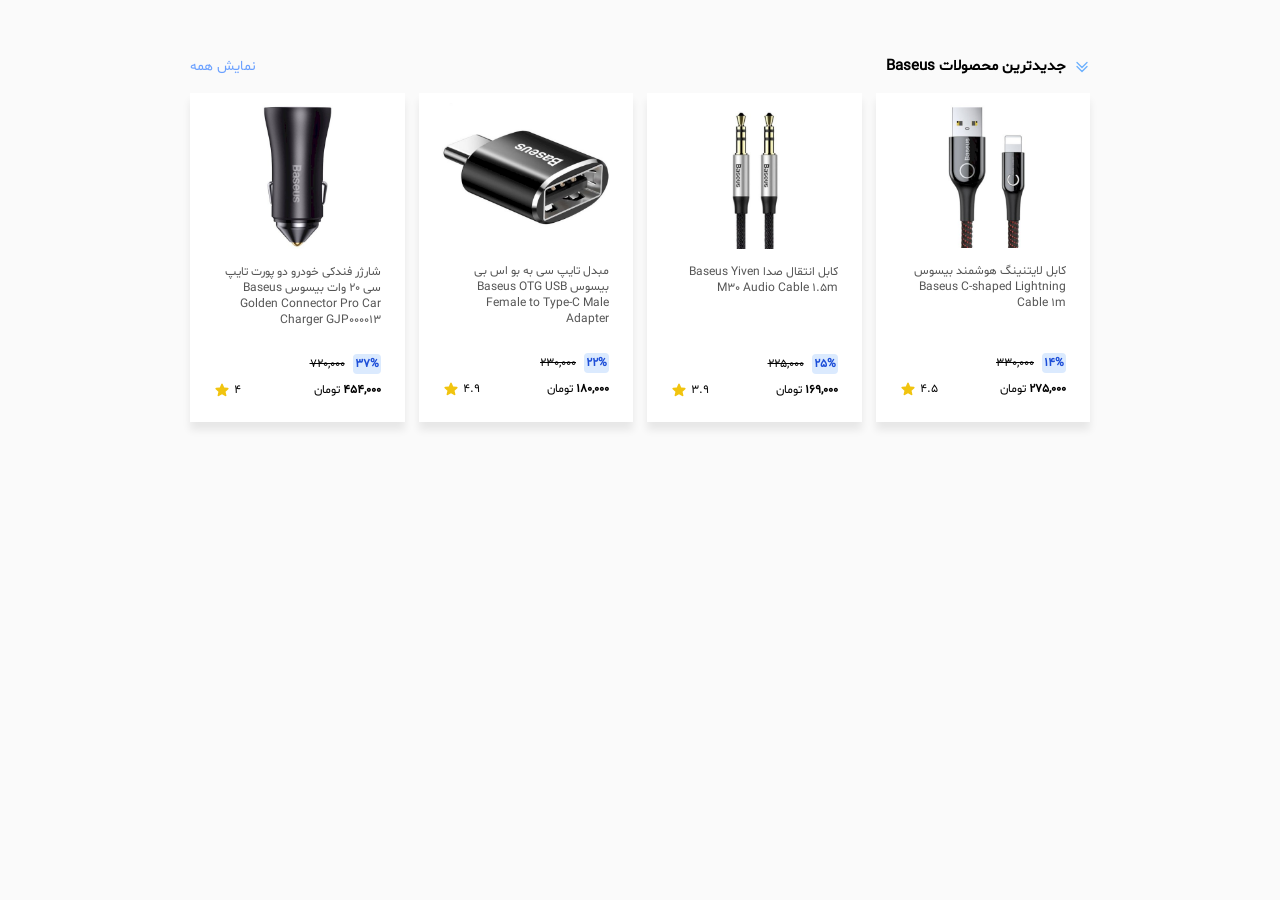
<file: 01-HTML-CSS-Basic/003-Product-Cards/index.html>
<!DOCTYPE html>
<html lang="fa" dir="rtl">
<head>
    <meta charset="UTF-8">
    <meta name="viewport" content="width=device-width, initial-scale=1.0">
    <title>Product-cards</title>
    <link rel="stylesheet" href="style.css">
</head>
<body>
    <div class="container">
        <section id="product-title">
            <div class="produdt-head">
                <svg xmlns="http://www.w3.org/2000/svg" fill="none" viewBox="0 0 24 24" stroke-width="1.5" stroke="currentColor" class="icons new-products">
                <path stroke-linecap="round" stroke-linejoin="round" d="m4.5 5.25 7.5 7.5 7.5-7.5m-15 6 7.5 7.5 7.5-7.5" />
                </svg>
                <h1 class="product-heading">جدیدترین محصولات Baseus</h1>
            </div>
            <div class="product-link">
                <a href="#">نمایش همه</a>
            </div>
        </section>
        <section id="box">
            <div class="product-cards">
                <img src="./images/img1.jpg" class="product-images" alt="کابل لایتنینگ">
                <div id="content">
                    <a href="#">
                       <p>کابل لایتنینگ هوشمند بیسوس Baseus C-shaped Lightning Cable 1m</p>
                    </a>
                    <div id="discount">
                       <p class="discount-percent">14%</p>
                       <p class="discount-price">330,000</p>
                    </div>
                    <div id="rate-and-price">
                       <div class="net-price">
                           <p>
                            <span>275,000</span>
                           تومان</p>
                       </div>
                       <div class="rate">
                           <p>4.5</p>
                           <svg xmlns="http://www.w3.org/2000/svg" viewBox="0 0 24 24" fill="currentColor" class="icons star">
                               <path fill-rule="evenodd" d="M10.788 3.21c.448-1.077 1.976-1.077 2.424 0l2.082 5.006 5.404.434c1.164.093 1.636 1.545.749 2.305l-4.117 3.527 1.257 5.273c.271 1.136-.964 2.033-1.96 1.425L12 18.354 7.373 21.18c-.996.608-2.231-.29-1.96-1.425l1.257-5.273-4.117-3.527c-.887-.76-.415-2.212.749-2.305l5.404-.434 2.082-5.005Z" clip-rule="evenodd" />
                           </svg>
                       </div>
                    </div>
                </div>
            </div>
            <div class="product-cards">
                <img src="./images/img2.jpg" class="product-images" alt="کابل انتقال صدا">
                <div id="content">
                    <a href="#">
                       <p>کابل انتقال صدا Baseus Yiven M30 Audio Cable 1.5m</p>
                    </a>
                    <div id="discount">
                       <p class="discount-percent">25%</p>
                       <p class="discount-price">225,000</p>
                    </div>
                    <div id="rate-and-price">
                        <div class="net-price">
                           <p>
                            <span>169,000</span>
                           تومان</p>
                       </div>
                       <div class="rate">
                           <p>3.9</p>
                           <svg xmlns="http://www.w3.org/2000/svg" viewBox="0 0 24 24" fill="currentColor" class="icons star">
                               <path fill-rule="evenodd" d="M10.788 3.21c.448-1.077 1.976-1.077 2.424 0l2.082 5.006 5.404.434c1.164.093 1.636 1.545.749 2.305l-4.117 3.527 1.257 5.273c.271 1.136-.964 2.033-1.96 1.425L12 18.354 7.373 21.18c-.996.608-2.231-.29-1.96-1.425l1.257-5.273-4.117-3.527c-.887-.76-.415-2.212.749-2.305l5.404-.434 2.082-5.005Z" clip-rule="evenodd" />
                           </svg>
                       </div>
                    </div>
                </div>
            </div>
            <div class="product-cards">
                <img src="./images/img3.jpg" class="product-images" alt="مبدل تایپ سی به یو اس بی">
                <div id="content">
                    <a href="#">
                       <p>مبدل تایپ سی به بو اس بی بیسوس Baseus OTG USB Female to Type-C Male Adapter</p>
                    </a>
                    <div id="discount">
                       <p class="discount-percent">22%</p>
                       <p class="discount-price">230,000</p>
                    </div>
                    <div id="rate-and-price">
                       <div class="net-price">
                           <p>
                            <span>180,000</span>
                            تومان</p>
                       </div>
                       <div class="rate">
                           <p>4.9</p>
                           <svg xmlns="http://www.w3.org/2000/svg" viewBox="0 0 24 24" fill="currentColor" class="icons star">
                               <path fill-rule="evenodd" d="M10.788 3.21c.448-1.077 1.976-1.077 2.424 0l2.082 5.006 5.404.434c1.164.093 1.636 1.545.749 2.305l-4.117 3.527 1.257 5.273c.271 1.136-.964 2.033-1.96 1.425L12 18.354 7.373 21.18c-.996.608-2.231-.29-1.96-1.425l1.257-5.273-4.117-3.527c-.887-.76-.415-2.212.749-2.305l5.404-.434 2.082-5.005Z" clip-rule="evenodd" />
                           </svg>
                       </div>
                    </div>
                </div>
            </div>
            <div class="product-cards">
                <img src="./images/img4.jpg" class="product-images" alt="شارژر فندکی">
                <div id="content">
                    <a href="#">
                       <p>شارژر فندکی خودرو دو پورت تایپ سی 20 وات بیسوس Baseus Golden Connector Pro Car Charger GJP000013</p>
                    </a>
                    <div id="discount">
                       <p class="discount-percent">37%</p>
                       <p class="discount-price">720,000</p>
                    </div>
                    <div id="rate-and-price">
                       <div class="net-price">
                           <p>
                            <span>454,000</span>
                            تومان</p>
                       </div>
                       <div class="rate">
                           <p>4</p>
                           <svg xmlns="http://www.w3.org/2000/svg" viewBox="0 0 24 24" fill="currentColor" class="icons star">
                               <path fill-rule="evenodd" d="M10.788 3.21c.448-1.077 1.976-1.077 2.424 0l2.082 5.006 5.404.434c1.164.093 1.636 1.545.749 2.305l-4.117 3.527 1.257 5.273c.271 1.136-.964 2.033-1.96 1.425L12 18.354 7.373 21.18c-.996.608-2.231-.29-1.96-1.425l1.257-5.273-4.117-3.527c-.887-.76-.415-2.212.749-2.305l5.404-.434 2.082-5.005Z" clip-rule="evenodd" />
                           </svg>
                       </div>
                    </div>
                </div>
            </div>
        </section>
    </div>
</body>
</html>
</file>
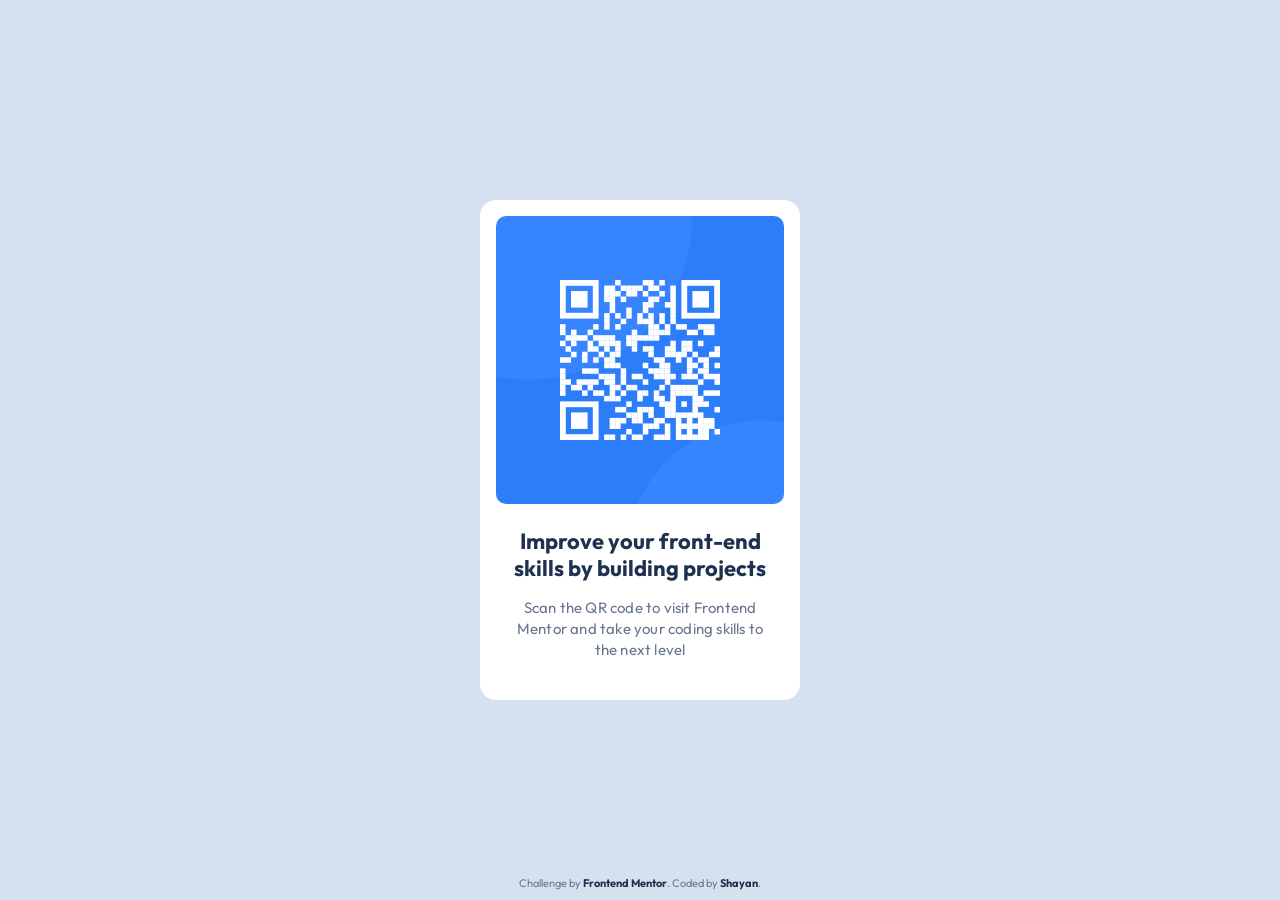
<file: 01-HTML-CSS-Basic/004-QR-Code-Component/index.html>
<!DOCTYPE html>
<html lang="en">
<head>
    <meta charset="UTF-8">
    <meta name="viewport" content="width=device-width, initial-scale=1.0">
    <title>QR Component</title>
    <link rel="stylesheet" href="style.css">
    <link rel="preconnect" href="https://fonts.googleapis.com">
<link rel="preconnect" href="https://fonts.gstatic.com" crossorigin>
<link href="https://fonts.googleapis.com/css2?family=Outfit:wght@100..900&display=swap" rel="stylesheet">
</head>
<body>
    <div class="container">
        <img class="qr-image" src="./images/image-qr-code.png" alt="QR Code">
        <section class="content">
            <h1 class="heading">
                Improve your front-end skills by building projects
            </h1>
            <p class="paragraph">
                Scan the QR code to visit Frontend Mentor and take your coding skills to the next level
            </p>
        </section>
    </div>
    <footer class="attribution">
        Challenge by <a href="https://www.frontendmentor.io?ref=challenge" target="_blank">Frontend Mentor</a>. 
        Coded by <a href="https://github.com/shayanfa76" target="_blank">Shayan</a>.
    </footer>
</body>
</html>
</file>
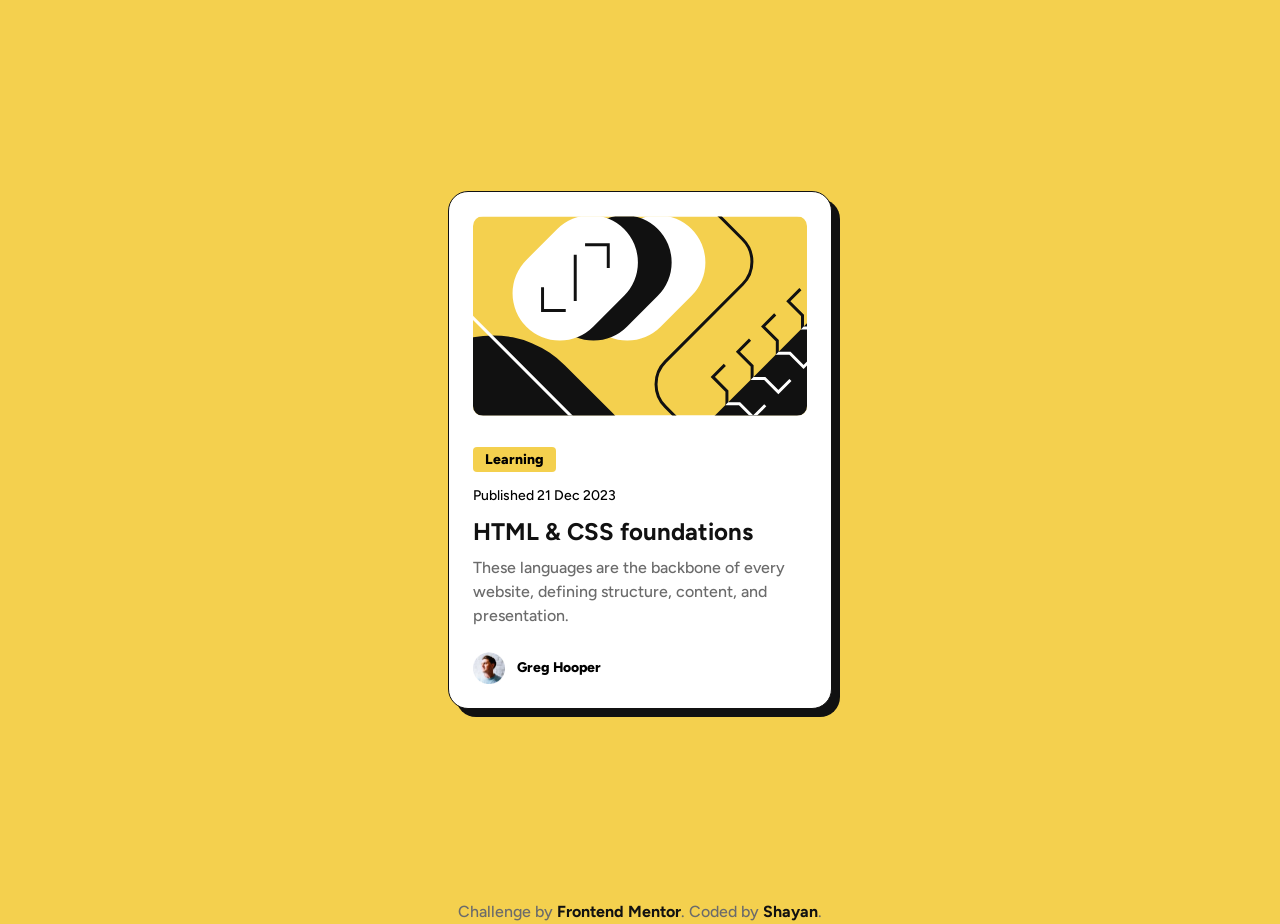
<file: 01-HTML-CSS-Basic/005-Blog-Preview-Card/index.html>
<!DOCTYPE html>
<html lang="en">
<head>
    <meta charset="UTF-8">
    <meta name="viewport" content="width=device-width, initial-scale=1.0">
    <title>Blog card</title>
    <link rel="stylesheet" href="style.css">
    <link rel="preconnect" href="https://fonts.googleapis.com">
<link rel="preconnect" href="https://fonts.gstatic.com" crossorigin>
<link href="https://fonts.googleapis.com/css2?family=Figtree:ital,wght@0,300..900;1,300..900&display=swap" rel="stylesheet">
</head>
<body>
    <main class="container">
        <article class="blog-card">
            <img src="./assets/images/illustration-article.svg" alt="Blog post image" class="card-image">
            <div class="content">
                <span class="category">Learning</span>
                <p class="publish-date">Published 21 Dec 2023<p>
                <h1 class="title"><a href="#">HTML & CSS foundations</a></h1>
                <p class="description">These languages are the backbone of every website, defining structure, content, and presentation.</p>
            </div>
            <div class="author-section">
                <img src="./assets/images/image-avatar.webp" alt="avatar" class="avatar">
                <span class="author-name">Greg Hooper</span>
            </div>
        </article>
    </main>
    <footer class="attribution">
        <p>
            Challenge by <a href="https://www.frontendmentor.io?ref=challenge" target="_blank">Frontend Mentor</a>. 
            Coded by <a href="#" target="_blank">Shayan</a>.
        </p>
      </footer>
</body>
</html>
</file>
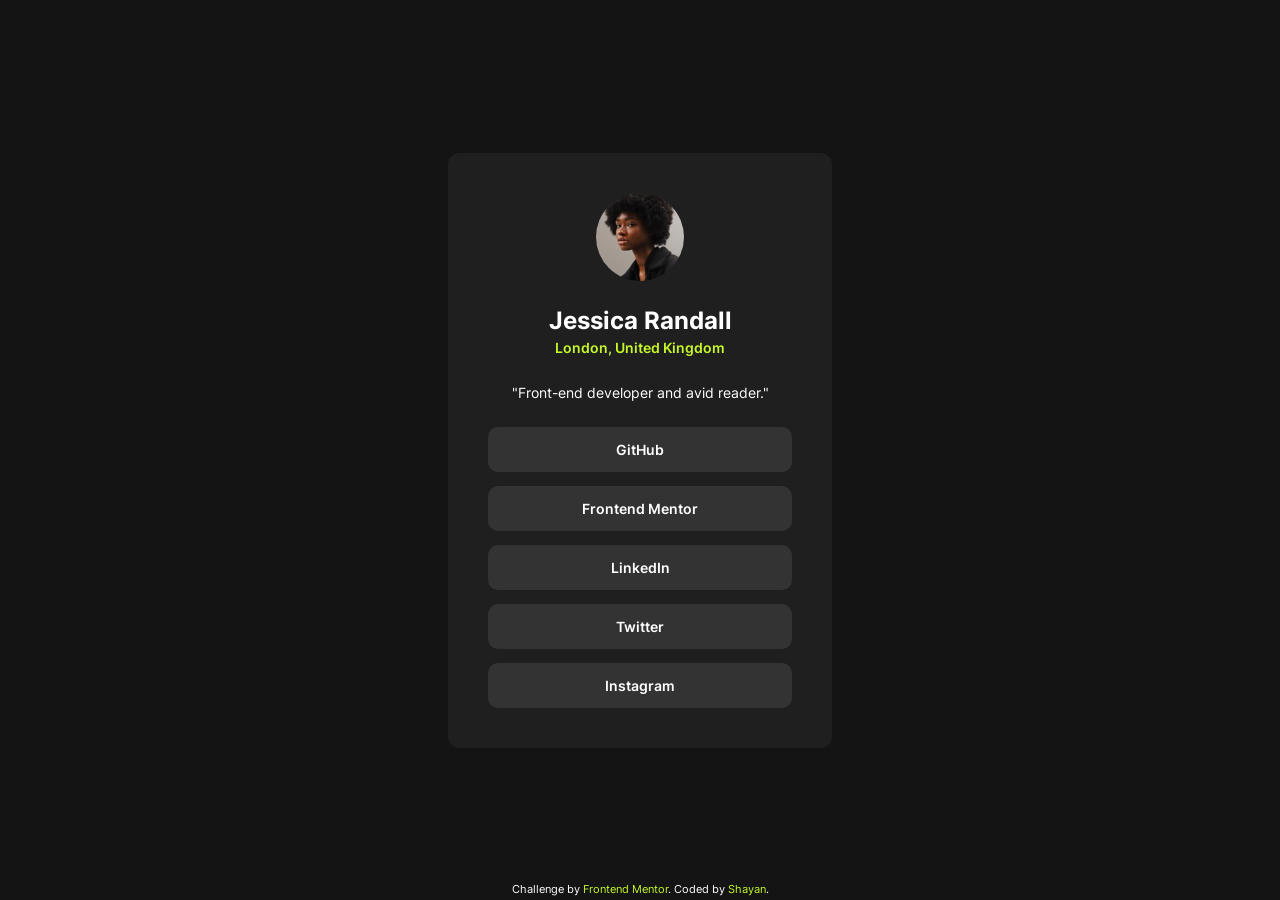
<file: 01-HTML-CSS-Basic/006-Social-Links-Profile/index.html>
<!DOCTYPE html>
<html lang="en">
<head>
    <meta charset="UTF-8">
    <meta name="viewport" content="width=device-width, initial-scale=1.0">
    <link rel="icon" type="image/png" sizes="32x32" href="./assets/images/favicon-32x32.png">
    <title>Frontend Mentor | Social links profile</title>
    <link rel="stylesheet" href="style.css">
</head>
<body>
    <main class="container">
        <section class="introduction">
            <img src="./assets/images/avatar-jessica.jpeg" alt="Jessica Randall's avatar" class="avatar">
            <h1 class="name">Jessica Randall</h1>
            <p class="address">London, United Kingdom</p>
            <p class="biography">"Front-end developer and avid reader."</p>
        </section>
        <section class="links-section">
            <ul class="social-links">
                <li>
                    <a class="btn-link" href="#">GitHub</a>
                </li>
                <li>
                    <a class="btn-link" href="#">Frontend Mentor</a>
                </li>
                <li>
                    <a class="btn-link" href="#">LinkedIn</a>
                </li>
                <li>
                    <a class="btn-link" href="#">Twitter</a>
                </li>
                <li>
                    <a class="btn-link" href="#">Instagram</a>
                </li>
            </ul>
        </section>
    </main>
    <footer class="attribution">
        Challenge by <a href="https://www.frontendmentor.io?ref=challenge">Frontend Mentor</a>. 
        Coded by <a href="#">Shayan</a>.
    </footer>
</body>
</html>
</file>
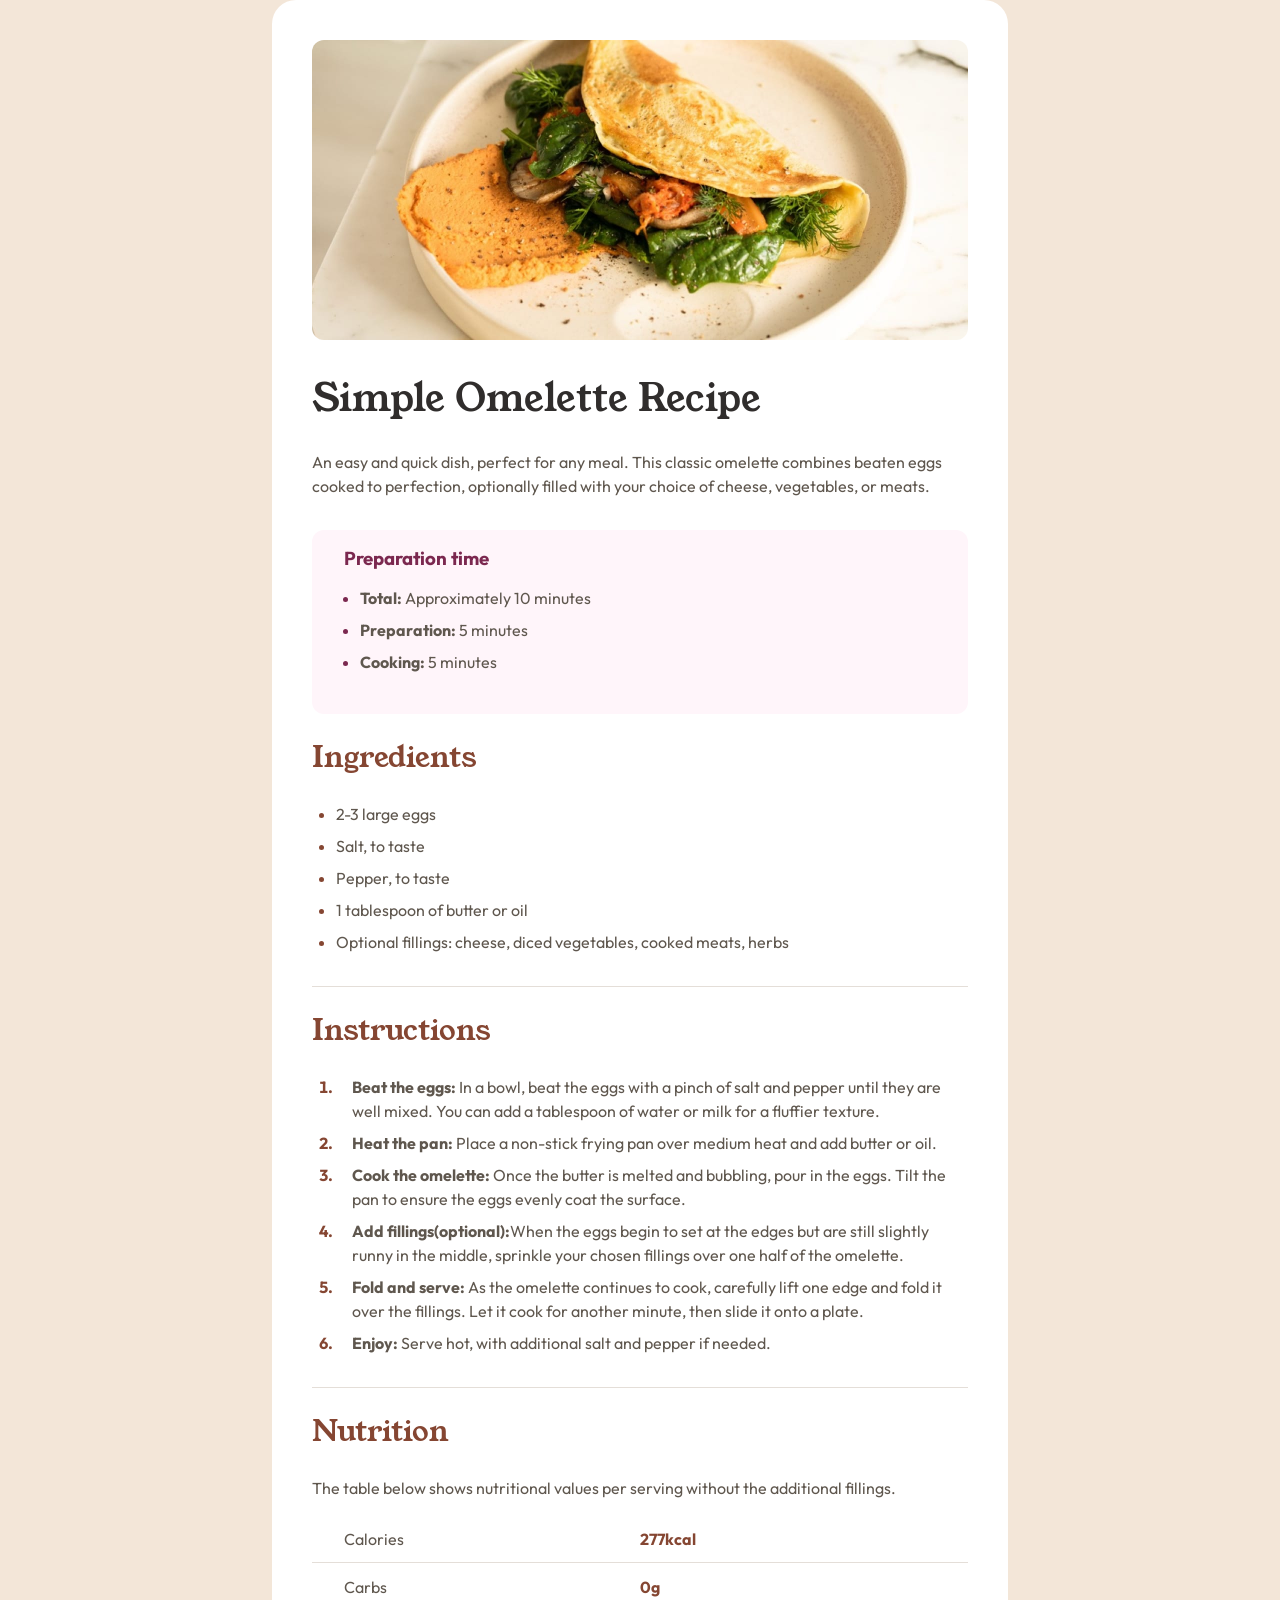
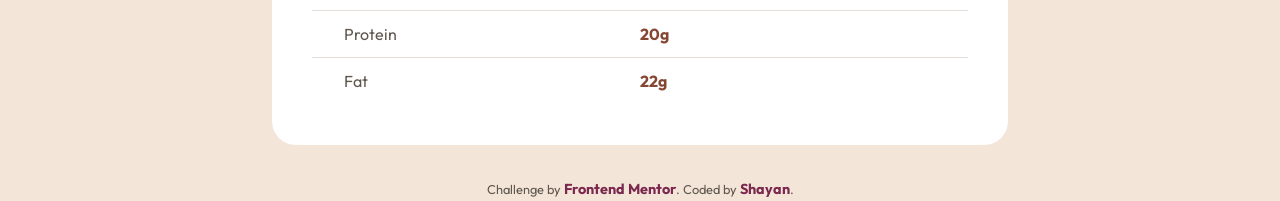
<file: 01-HTML-CSS-Basic/007-Recepie-Page-Main/index.html>
<!DOCTYPE html>
<html lang="en">
<head>
  <meta charset="UTF-8">
  <meta name="viewport" content="width=device-width, initial-scale=1.0"> <!-- displays site properly based on user's device -->

  <link rel="icon" type="image/png" sizes="32x32" href="./assets/images/favicon-32x32.png">
  
  <title>Frontend Mentor | Recipe page</title>
  <link rel="stylesheet" href="style.css">
  <link rel="preconnect" href="https://fonts.googleapis.com">
<link rel="preconnect" href="https://fonts.gstatic.com" crossorigin>
<link href="https://fonts.googleapis.com/css2?family=Figtree:ital,wght@0,300..900;1,300..900&family=Outfit:wght@100..900&family=Young+Serif&display=swap" rel="stylesheet">
  <link rel="preconnect" href="https://fonts.googleapis.com">
<link rel="preconnect" href="https://fonts.gstatic.com" crossorigin>
<link href="https://fonts.googleapis.com/css2?family=Figtree:ital,wght@0,300..900;1,300..900&family=Young+Serif&display=swap" rel="stylesheet">

  <!-- Feel free to remove these styles or customise in your own stylesheet 👍 -->

</head>
<body>
    <main class="container">
      <img src="./assets/images/image-omelette.jpeg" alt="Simple Omelette" class="recipe-image">
      
      <div class="recipe-content">
        <h1 class="recipe-title">Simple Omelette Recipe</h1>
        <p class="recipe-description">
          An easy and quick dish, perfect for any meal. This classic omelette combines beaten eggs cooked 
          to perfection, optionally filled with your choice of cheese, vegetables, or meats.
        </p>
  
        <div class="prep-box">
          <h3 class="prep-title">Preparation time</h3>
          <ul class="prep-list">
            <li><p><strong>Total:</strong> Approximately 10 minutes</p></li>
            <li><p><strong>Preparation:</strong> 5 minutes</p></li>
            <li><p><strong>Cooking:</strong> 5 minutes</p></li>
          </ul>
        </div>
  
        <section class="recipe-section">
          <h2 class="section-title">Ingredients</h2>
          <ul class="ingredients-list">
            <li><p>2-3 large eggs</p></li>
            <li><p>Salt, to taste</p></li>
            <li><p>Pepper, to taste</p></li>
            <li><p>1 tablespoon of butter or oil</p></li>
            <li><p>Optional fillings: cheese, diced vegetables, cooked meats, herbs</p></li>
          </ul>
        </section>
        
        <hr class="section-divider">
  
        <section class="recipe-section">
          <h2 class="section-title">Instructions</h2>
          <ol class="instructions-list">
            <li><p><strong>Beat the eggs:</strong> In a bowl, beat the eggs with a pinch of salt and pepper until they are well mixed. You can add a tablespoon of water or milk for a fluffier texture.</p></li>
            <li><p><strong>Heat the pan:</strong> Place a non-stick frying pan over medium heat and add butter or oil.</p></li>
            <li><p><strong>Cook the omelette:</strong> Once the butter is melted and bubbling, pour in the eggs. Tilt the pan to ensure the eggs evenly coat the surface.</p></li>
            <li><p><strong>Add fillings(optional):</strong>When the eggs begin to set at the edges but are still slightly runny in the middle, sprinkle your chosen fillings over one half of the omelette.</p></li>
            <li><p><strong>Fold and serve:</strong> As the omelette continues to cook, carefully lift one edge and fold it over the fillings. Let it cook for another minute, then slide it onto a plate.</p></li>
            <li><p><strong>Enjoy:</strong> Serve hot, with additional salt and pepper if needed.</p></li>
          </ol>
        </section>
  
        <hr class="section-divider">
  
        <section class="recipe-section">
          <h2 class="section-title">Nutrition</h2>
          <p class="nutrition-description">The table below shows nutritional values per serving without the additional fillings.</p>
          
          <div class="nutrition-table">
            <div class="nutrition-row">
              <span class="nutrition-property">Calories</span>
              <span class="nutrition-value">277kcal</span>
            </div>
            <hr>
            <div class="nutrition-row">
              <span class="nutrition-property">Carbs</span>
              <span class="nutrition-value">0g</span>
            </div>
            <hr>
            <div class="nutrition-row">
              <span class="nutrition-property">Protein</span>
              <span class="nutrition-value">20g</span>
            </div>
            <hr>
            <div class="nutrition-row">
              <span class="nutrition-property">Fat</span>
              <span class="nutrition-value">22g</span>
            </div>
          </div>
        </section>
      </div>
    </main> 
    <footer class="attribution">
      Challenge by <a href="https://www.frontendmentor.io?ref=challenge">Frontend Mentor</a>. 
      Coded by <a href="#">Shayan</a>.
    </footer>
</body>
</html>
</file>
<file: 01-HTML-CSS-Basic/003-Product-Cards/style.css>
* {
    margin: 0;
    padding: 0;
    box-sizing: border-box;
}

@font-face {
    font-family: "shabnam";
    src: url("./fonts/Shabnam-FD.woff2") format("woff2");
}

body {
    font-family: "shabnam", sans-serif, 'Segoe UI', Tahoma;
    background-color: #fafafa;
    font-size: 12px;
}

.container {
    max-width: 900px;
    margin: auto;
    margin-top: 56px;
}

#product-title {
    display: flex;
    justify-content: space-between;
    align-items: center;
    font-size: 10px;
}

.produdt-head {
    display: flex;
    align-items: center;
    gap: 8px;
}

.product-link a {
    text-decoration: none;
    color: #6aa0ff;
    font-size: 14px;
}

#box {
    width: 100%;
    display: flex;
    gap: 14px;
    margin-top: 16px;
}

.product-cards {
    background-color: #fff;
    box-shadow: 0 8px 8px rgba(0, 0, 0, 0.08);
}


#content {
    padding:0 24px 24px;
}

#box .product-images {
    width: 100%;
    padding: 10px;
}

#box a {
    text-decoration: none;
    color: #555555;
    display: inline-block;
    height: 90px;
}

#discount {
    display: flex;
    align-items: center;
    gap: 8px;
    margin-bottom: 8px;
}

#discount .discount-percent {
    background-color: #DBEAFE;
    color: #1D4ED8;
    /* border: 1px solid #93C5FD; */
    border-radius: 4px;
    padding: 2px;
    font-weight: 600;
}

#box .discount-price {
    text-decoration: line-through;
}

#rate-and-price {
    display: flex;
    justify-content: space-between;
    align-items: center;
}

#rate-and-price .net-price {
    display: flex;
    align-items: center;
    gap: 4px;
}

#rate-and-price .net-price span  {
    font-weight: bold;
}

#rate-and-price .rate {
    display: flex;
    justify-content: center;
    align-items: center;
    gap: 4px;
}

.icons {
    height: 16px;
    width: 16px;
}

.new-products {
    color: #6cb0fd;
    stroke-width: 2px;
}

.star {
    color: #f1c40f;
}
</file>
<file: 01-HTML-CSS-Basic/004-QR-Code-Component/style.css>
* {
    margin: 0;
    padding: 0;
    box-sizing: border-box;
}

body {
    font-family: "Outfit", sans-serif;
    max-width: 1440px;
    height: 100vh;
    background-color: #d5e1ef;
    display: flex;
    justify-content: center;
    align-items: center;
}

.container {
    width: 320px;
    background-color: #fff;
    border-radius: 16px;
    padding: 16px;
 }

.qr-image {
    display: block;
    width: 100%;
    border-radius: 10px ;
}

.content {
    padding: 0 16px;
    text-align: center;
    margin: 24px 0;
}

.heading {
    font-size: 22px;
    font-weight: 700;
    line-height: 120%;
    color: #1F314F;
    margin-bottom: 16px;
}

.paragraph {
    font-size: 15px;
    line-height: 140%;
    letter-spacing: 0.2px;
    color: #68778D;
}

.attribution {
    font-size: 11px;
    text-align: center;
    position: absolute;
    bottom: 10px;
    width: 100%;
    color: #68778D;
}

.attribution a {
    color: #1F314F;
    text-decoration: none;
    font-weight: 700;
}

.attribution a:hover {
    text-decoration: underline;
}

@media(max-width: 375px) {
    .container {
        width: 100%; 
        max-width: 320px;
    }
}
</file>
<file: 01-HTML-CSS-Basic/005-Blog-Preview-Card/style.css>
* {
    margin: 0;
    padding: 0;
    box-sizing: border-box;
}

body {
    font-family: "Figtree", sans-serif;
    background-color: #f4d04e;
    font-size: 16px;
    line-height: 150%;
    font-weight: 500;
}

.container {
    max-width: 1440px;
    min-height: 100vh;
    display: flex;
    justify-content: center;
    align-items: center;
}

.blog-card {
    background-color: #fff;
    width: 384px;
    padding: 24px;
    border: 1px solid #111111;
    border-radius: 20px;
    box-shadow: 8px 8px 0 #111111
}

.card-image {
    width: 100%;
    border-radius: 10px;
}

.content {
    margin: 24px 0;
}

.category {
    padding: 4px 12px;
    border-radius: 4px;
    font-size: 14px;
    font-weight: 800;
    background-color: #f4d04e;
}

.publish-date {
    margin: 12px 0;
    font-size: 14px;
}

.title a {
    color: #111111;
    font-size: 24px;
    text-decoration: none;
    transition: 0.3s;
}

.title a:hover {
    color: #f4d04e;
}

.description{
    color: #6b6b6b;
    margin-top: 12px;
}

.author-section{
    display: flex;
    align-items: center;
    gap: 12px;
}

.avatar{
    width: 32px;
    height: 32px;
}

.author-name{
    font-size: 14px;
    font-weight: 800;
}

.attribution p {
    color: #6b6b6b;
    position: absolute;
    left: 50%;
    transform: translate(-50%);
}

.attribution a {
    text-decoration: none;
    color: #111111;
    font-weight: 700;
}

@media (max-width: 375px) {

    .blog-card {
        max-width: 327px;
    }
    
    .category {
        font-size: 12px;
    }
    
    .publish-date {
        font-size: 12px;
    }
    
    .title a {
        font-size: 20px;
    }
    
    .description{
        font-size: 14px;
    }

    .attribution p {
        font-size: 8px;
    }    
}
</file>
<file: 01-HTML-CSS-Basic/006-Social-Links-Profile/style.css>
:root {
    --green: hsl(75, 94%, 57%);      /* رنگ سبز متن شهر و هاور دکمه‌ها */
    --white: hsl(0, 0%, 100%);       /* رنگ اسم جسیكا */
    --grey-700: hsl(0, 0%, 20%);    /* رنگ پس‌زمینه دکمه‌ها در حالت عادی */
    --grey-800: hsl(0, 0%, 12%);    /* رنگ پس‌زمینه کارت اصلی */
    --grey-900: hsl(0, 0%, 8%);     /* رنگ پس‌زمینه کل صفحه (body) */
}

* {
    margin: 0;
    padding: 0;
    box-sizing: border-box;
}

@font-face {
    font-family:"Inter" ;
    src: url("./assets/fonts/Inter-VariableFont_slnt,wght.ttf") format("truetype");
}

body {
    background-color: var(--grey-900);
    font-family: "Inter";
    /* width: 100%; */
    min-height: 100vh;
    font-size: 14px;
    font-weight: 400;
    line-height: 150%;
    display: flex;
    justify-content: center;
    align-items: center;
    text-align: center;
}

.container {
    background-color: var(--grey-800);
    width: 340px;
    max-width: 90%;
    padding: 1.5rem;
    border-radius: 12px;
    display: flex;
    flex-direction: column;
    gap: 1.5rem;
}

.avatar {
    width: 88px;
    height: 88px;
    border-radius: 50%;
    margin-bottom: 1.5rem;
}

.name {
    color: var(--white);
    font-size: 1.5rem;
    font-weight: 700;
    margin-bottom: 6px;
}

.address {
    color: var(--green);
    font-weight: 600;
    margin-bottom: 1.5rem;
}
.biography {
    color: var(--white);
}

.social-links {
    display: flex;
    flex-direction: column;
    gap: 14px; 
    list-style-type: none;
}

.btn-link {
    display: block;
    background-color: var(--grey-700);
    color: var(--white);
    text-decoration: none;
    padding: 12px;
    border-radius: 10px;
    font-weight: 600;
    transition: 0.3s;
}

.btn-link:hover,
.btn-link:focus {
    background-color: var(--green);
    color: var(--grey-900);
}

.attribution { 
    color: var(--white);
    font-size: 0.6875rem; 
    text-align: center;
    position: absolute;
    bottom: 0px;
}
.attribution a { 
    color: var(--green);
    text-decoration: none;
 }

@media (min-width: 750px) {

    .container {
        width: 24rem;
        padding: 2.5rem;
    }
}
</file>
<file: 01-HTML-CSS-Basic/007-Recepie-Page-Main/style.css>
:root {
    --white: hsl(0, 0%, 100%);        
    --stone-100: hsl(30, 54%, 90%);   
    --stone-150: hsl(30, 18%, 87%);   
    --stone-600: hsl(30, 10%, 34%);   
    --stone-900: hsl(24, 5%, 18%);    
    --brown-800: hsl(14, 45%, 36%);   
    --rose-800: hsl(332, 51%, 32%);    
    --rose-50: hsl(330, 100%, 98%);  
}

* {
    margin: 0;
    padding: 0;
    box-sizing: border-box;
}

body {
    font-family: "Outfit", "Young Serif";
    background-color: var(--stone-100);
    color: var(--stone-600);
    font-size: 1rem;
    line-height: 150%;
    display: flex;
    flex-direction: column;
    justify-content: center;
    align-items: center;
    min-height: 100vh;
}

.container {
    width: 736px;
    background-color: var(--white);
    padding: 2.5rem;
    border-radius: 1.5rem;
}

.recipe-image{
    width: 100%;
    border-radius: 0.75rem;
}

.recipe-title{
    font-family: "Young Serif", serif;
    margin: 2.5rem 0;
    font-size: 2.4rem;
    font-weight: 400;
    color: var(--stone-900);
}

.prep-box{
    background-color: var(--rose-50);
    padding: 1rem 2rem;  
    border-radius: 0.75rem;
    margin: 2rem 0;
}
.prep-title {
    color: var(--rose-800);
}
.prep-list {
    padding: 1rem;
    color: var(--rose-800);
}

.prep-list p {
    color: var(--stone-600);
    margin-bottom: 0.5rem;
}

.section-divider{
    margin: 2rem 0;
}

.section-title{
    color: var(--brown-800);
    font-family:  "Young Serif", serif;
    margin-bottom: 2rem;
    font-size: 1.8rem;
    font-weight: 500;
}
.ingredients-list li{
    color: var(--brown-800);
    margin-bottom: 0.5rem;
}

.ingredients-list p {
    color: var(--stone-600);
}


.recipe-section{
    font-weight: 400;
}

.instructions-list{
    color: var(--brown-800);
    font-weight: 700;
}

.instructions-list p{
    color: var(--stone-600);
    font-weight: 400;
    margin-left: 1rem;
    margin-bottom: 0.5rem;
}

.ingredients-list, .instructions-list {
    margin-left: 1.5rem;
}

.nutrition-table{
    margin-top: 1rem;
}
.nutrition-row{
    display: grid;
    grid-template-columns: repeat(2, 1fr);
    padding: 0.7rem 2rem;
}
.nutrition-property{
    color: var(--stone-600);
}
.nutrition-value{
    color: var(--brown-800); 
    font-weight: 700; 
}

hr {
    border: none;
    border-top: 1px solid var(--stone-150);
}

.attribution {
     font-size: 0.8rem;
      text-align: center;
      color: var(--stone-600);
      margin-top: 2rem;
}
.attribution a { 
    color: var(--rose-800);
    text-decoration: none;
    font-size: 0.9rem;
    font-weight: 700;
}

@media (max-width: 24rem) {
    .container {
        width: 100%;
        padding: 0;
        border-radius: 0;
    }
    .recipe-image {
        border-radius: 0;
    }
    .recipe-content {
        padding: 0 2rem; 
    }
    .recipe-title{
        font-size: 2rem;
        margin-top: 2rem;
        line-height: 120%;
    }
}
</file>
